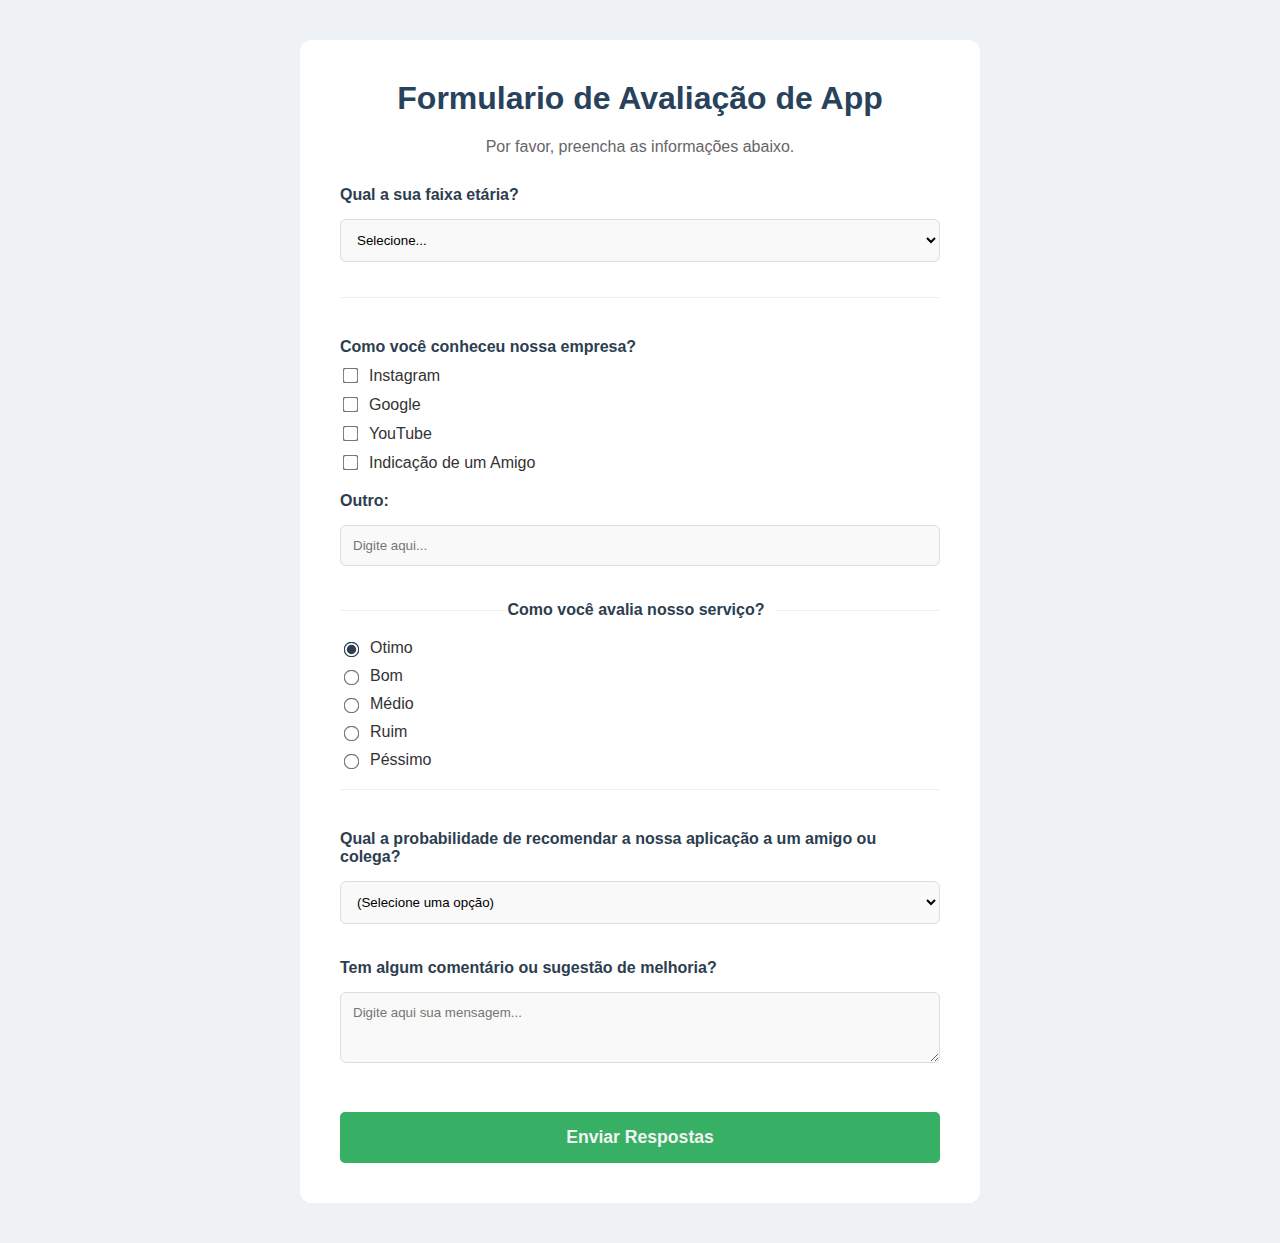
<file: formulario-pesquisa/index.html>
<!DOCTYPE html>
<html lang="pt-br">
  <head>
    <meta charset="UTF-8" />
    <title>Pesquisa de Satisfação</title>
    <link rel="stylesheet" href="styles.css" />
  </head>

  <body>
    <form method="post" action="https://formspree.io/f/meejyrkb">
      <h1>Formulario de Avaliação de App</h1>
      <p>Por favor, preencha as informações abaixo.</p>

      <label class="pergunta">Qual a sua faixa etária?</label>
      <select id="idade" name="idade">
        <option value="" disabled selected>Selecione...</option>
        <option value="menos-18">Menor de 18 anos</option>
        <option value="18-30">18 a 30 anos</option>
        <option value="31-50">31 a 50 anos</option>
        <option value="mais-50">Mais de 50 anos</option>
      </select>

      <fieldset>
        <label class="pergunta">Como você conheceu nossa empresa?</label>
        <div class="lista">
          <label>
            <input type="checkbox" name="origem" value="instagram" /> Instagram
          </label>

          <label>
            <input type="checkbox" name="origem" value="google" /> Google
          </label>

          <label>
            <input type="checkbox" name="origem" value="youtube" /> YouTube
          </label>

          <label>
            <input type="checkbox" name="origem" value="indicacao" /> Indicação
            de um Amigo
          </label>
        </div>

        <label class="pergunta">Outro:</label
        ><input
          id="outro"
          name="outro"
          type="text"
          placeholder="Digite aqui..."
        />
      </fieldset>

      <fieldset>
        <legend class="pergunta">Como você avalia nosso serviço?</legend>
        <div class="lista">
          <label for="otimo"
            ><input
              type="radio"
              name="avaliacao_servico"
              value="otimo"
              checked
              required
            />
            Otimo</label
          >
          <label for="bom"
            ><input type="radio" name="avaliacao_servico" value="bom" />
            Bom</label
          >
          <label for="medio"
            ><input type="radio" name="avaliacao_servico" value="medio" />
            Médio</label
          >
          <label for="ruim"
            ><input type="radio" name="avaliacao_servico" value="ruim" />
            Ruim</label
          >
          <label for="pessimo"
            ><input
              type="radio"
              name="avaliacao_servico"
              value="pessimo"
            />Péssimo
          </label>
        </div>
      </fieldset>

      <fieldset>
        <label class="pergunta" for="referrer">
          Qual a probabilidade de recomendar a nossa aplicação a um amigo ou
          colega?</label
        >
        <select id="referrer" name="referrer">
          <option value="">(Selecione uma opção)</option>
          <option value="1">Alta probabilidade</option>
          <option value="2">Baixa probabilidade</option>
          <option value="3">Talvez</option>
          <option value="4">Improvavel</option>
        </select>

        <label class="pergunta" for="comentario"
          >Tem algum comentário ou sugestão de melhoria?</label
        >
        <textarea
          id="bio"
          name="bio"
          rows="3"
          cols="30"
          placeholder="Digite aqui sua mensagem..."
        ></textarea>

        <button type="submit">Enviar Respostas</button>
      </fieldset>
    </form>
  </body>
</html>
</file>
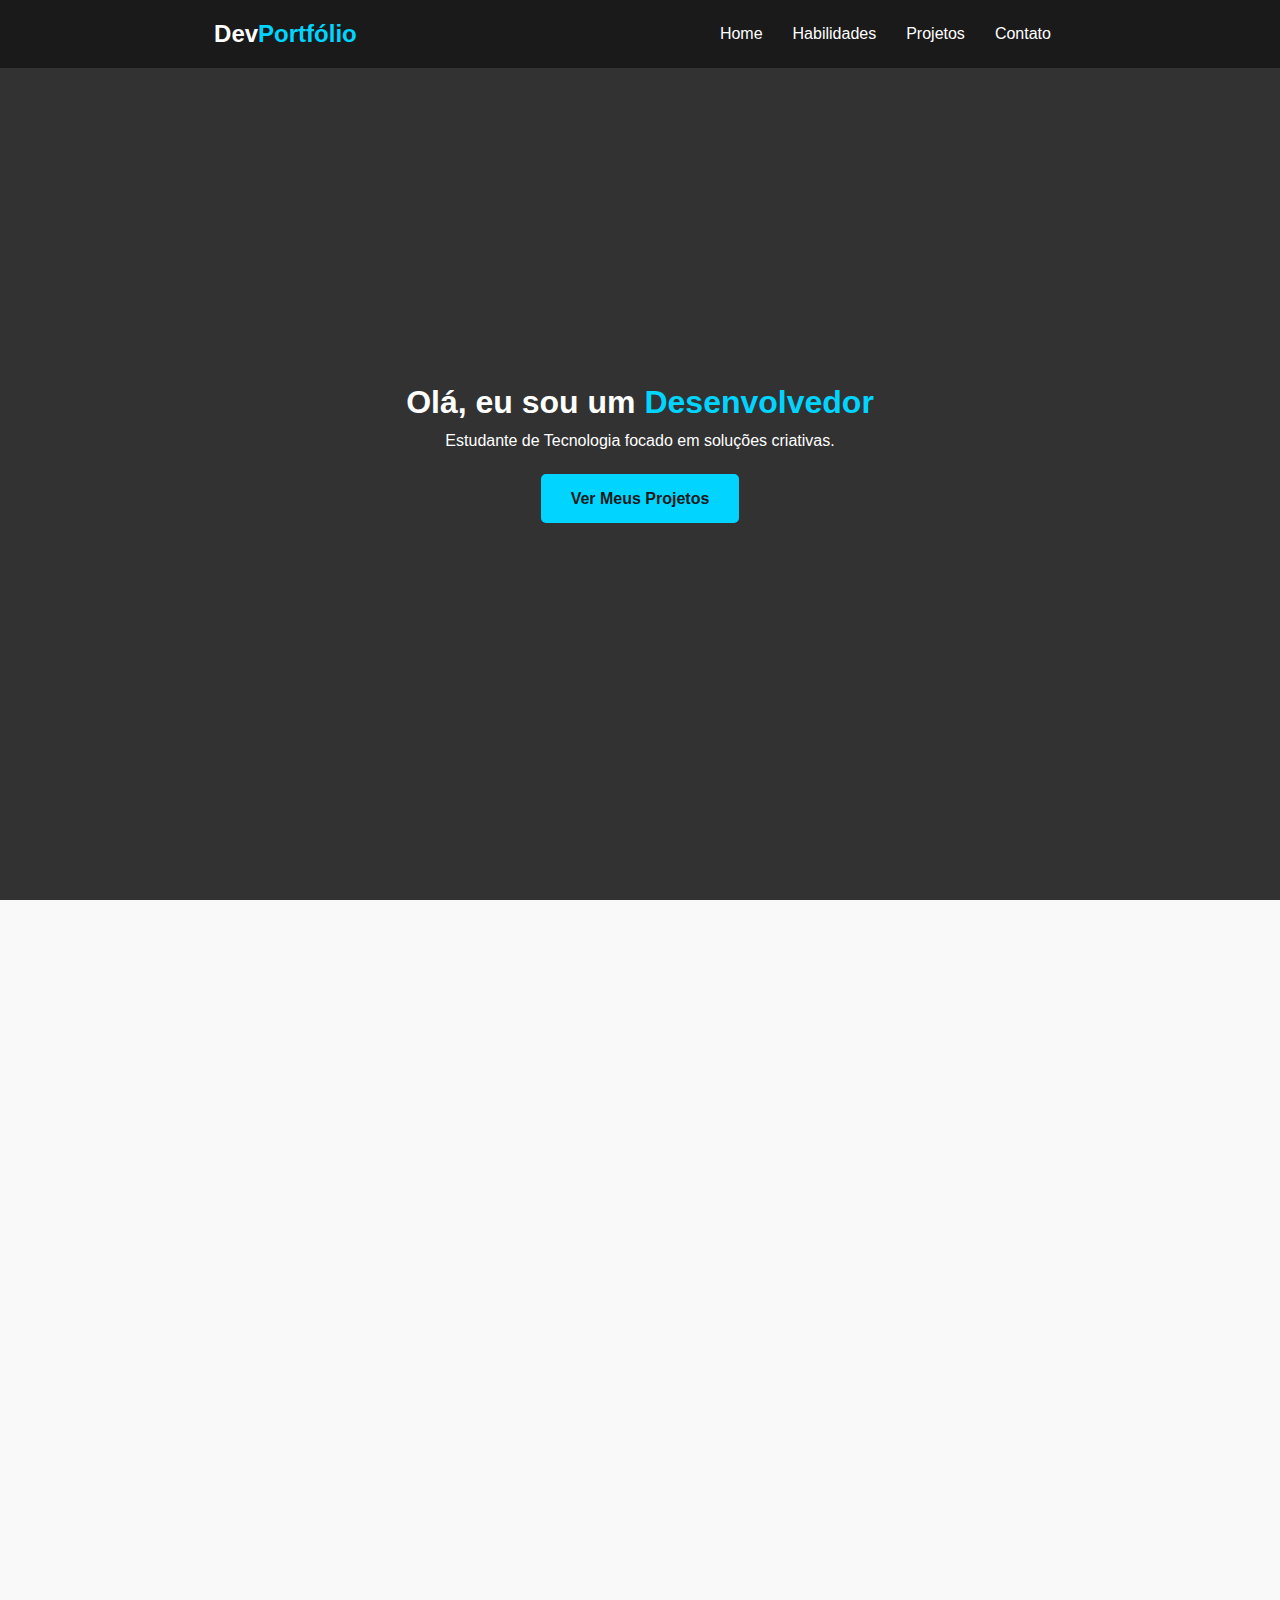
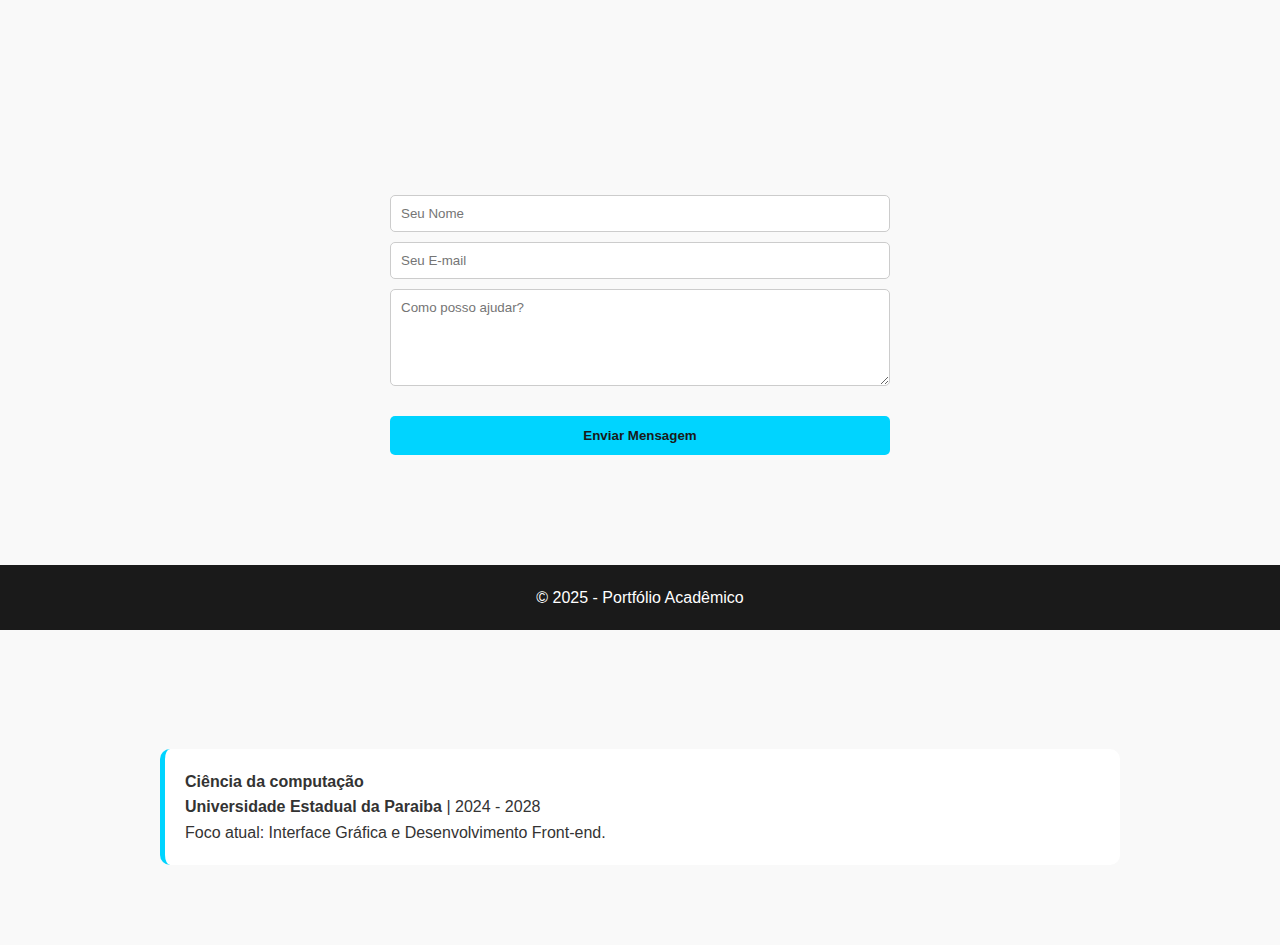
<file: portfolio-pessoal/index.html>
<!DOCTYPE html>
<html lang="pt-br">
<head>
    <meta charset="UTF-8">
    <meta name="viewport" content="width=device-width, initial-scale=1.0">
    <title>Meu Portfólio Profissional</title>
    <link rel="stylesheet" href="style.css">
</head>
<body>

    <header>
        <nav>
            <div class="logo">Dev<span>Portfólio</span></div>
            <ul class="nav-links">
                <li><a href="#home">Home</a></li>
                <li><a href="#skills">Habilidades</a></li>
                <li><a href="#projetos">Projetos</a></li>
                <li><a href="#contato">Contato</a></li>
            </ul>
        </nav>
    </header>

    <section id="home" class="hero">
        <div class="hero-content">
            <h1>Olá, eu sou um <span class="highlight">Desenvolvedor</span></h1>
            <p>Estudante de Tecnologia focado em soluções criativas.</p>
            <a href="#projetos" class="btn">Ver Meus Projetos</a>
        </div>
    </section>

    <section id="skills" class="container">
        <h2>Minhas Habilidades</h2>
        <div class="skills-wrapper">
            <div class="skill-card">
                <p>HTML & CSS</p>
                <div class="progress-bar"><div class="progress" style="width: 90%;"></div></div>
            </div>
            <div class="skill-card">
                <p>JavaScript</p>
                <div class="progress-bar"><div class="progress" style="width: 75%;"></div></div>
            </div>
            <div class="skill-card">
                <p>UI/UX Design</p>
                <div class="progress-bar"><div class="progress" style="width: 65%;"></div></div>
            </div>
        </div>
    </section>

    <section id="projetos" class="container">
        <h2>Meus Trabalhos</h2>
        <div class="projeto-grid" id="projeto-lista">
            </div>
    </section>

    <section id="contato" class="container">
        <h2>Fale Comigo</h2>
        <form id="contact-form">
            <input type="text" placeholder="Seu Nome" required>
            <input type="email" placeholder="Seu E-mail" required>
            <textarea placeholder="Como posso ajudar?" rows="5" required></textarea>
            <button type="submit" class="btn">Enviar Mensagem</button>
        </form>
    </section>

    <footer>
        <p>&copy; 2025 - Portfólio Acadêmico</p>
    </footer>

    <script src="script.js"></script>
    <section class="container">
    <h2>Formação Acadêmica</h2>
    
    <div style="background: #fff; padding: 20px; border-radius: 10px; border-left: 5px solid #00d4ff; text-align: left;">
        <h4>Ciência da computação</h4>
        <p><strong>Universidade Estadual da Paraiba</strong> | 2024 - 2028</p>
        <p>Foco atual: Interface Gráfica e Desenvolvimento Front-end.</p>
    </div>
    </section>
    
    <button id="btnTop" title="Ir para o topo" style="display: none; position: fixed; bottom: 20px; right: 30px; z-index: 99; background-color: #00d4ff; color: white; border: none; outline: none; padding: 15px; border-radius: 50%; cursor: pointer;">↑</button>
</body>
</html>
</file>
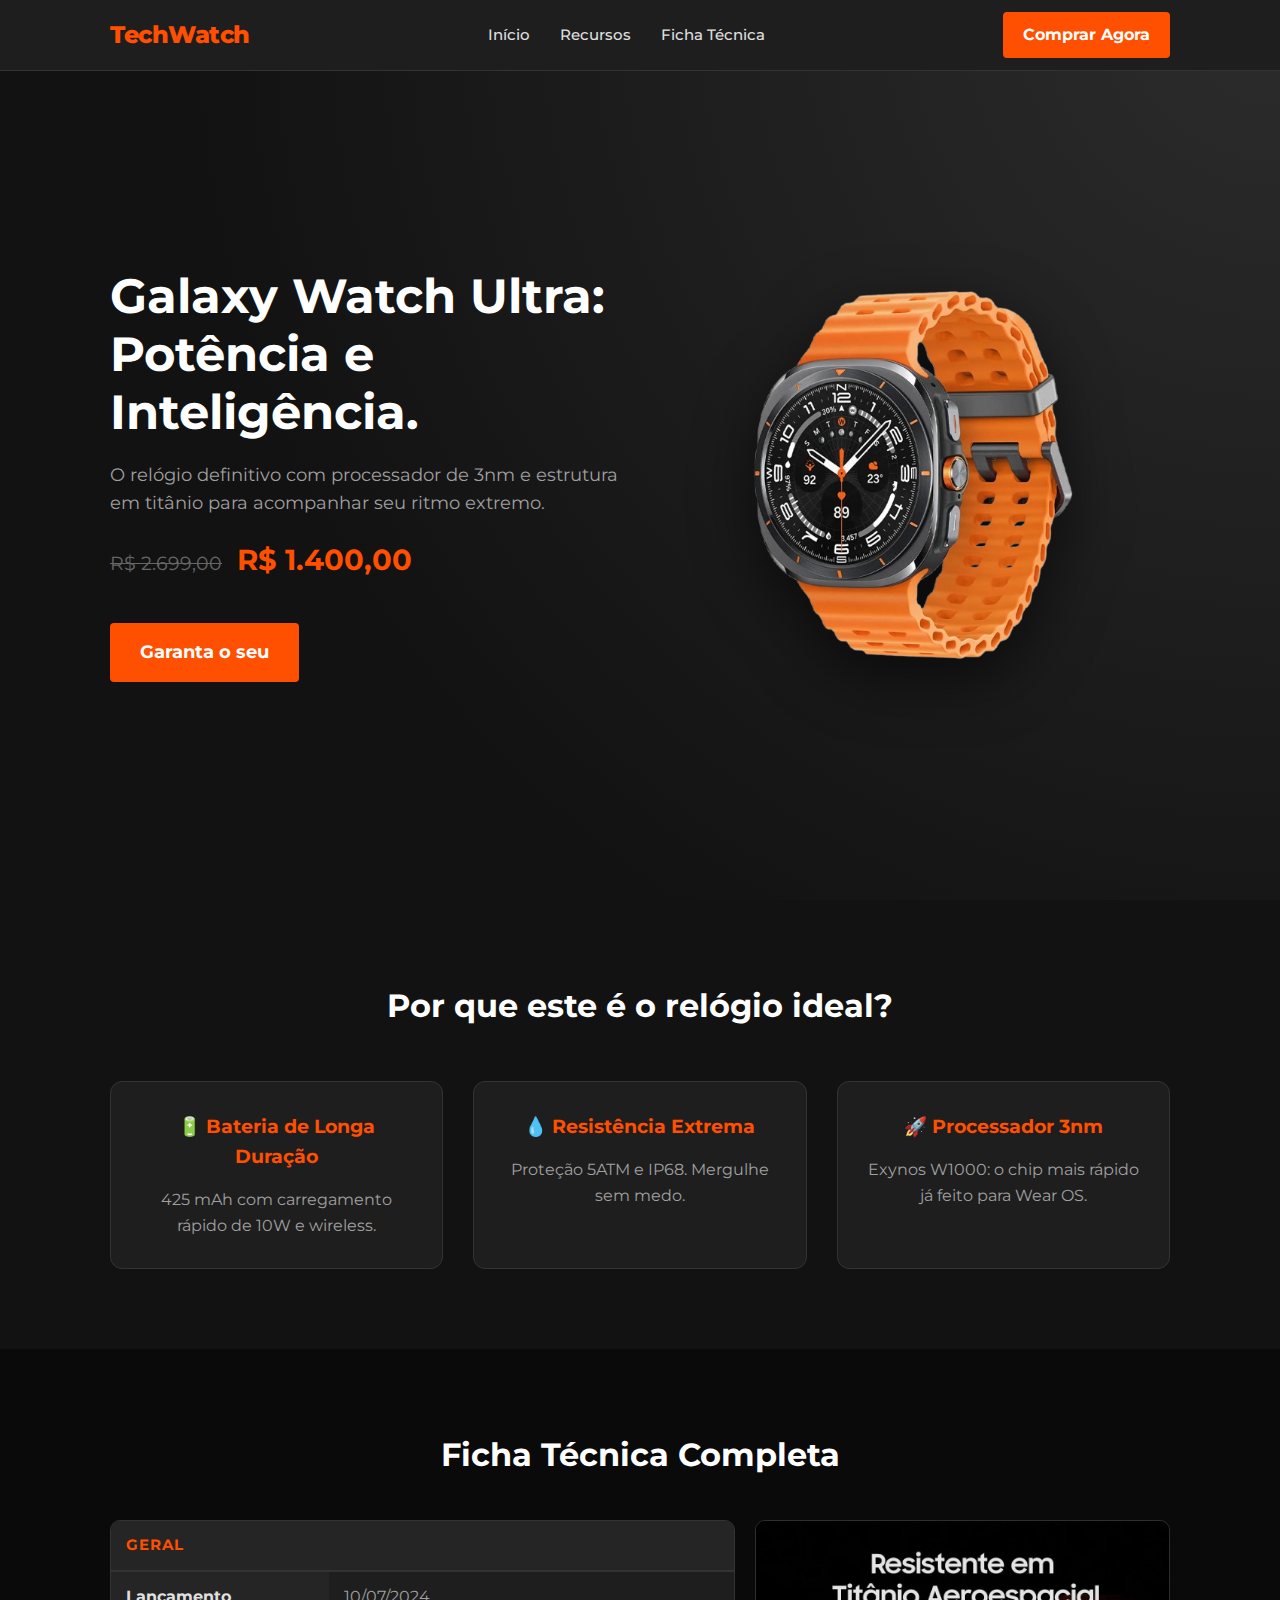
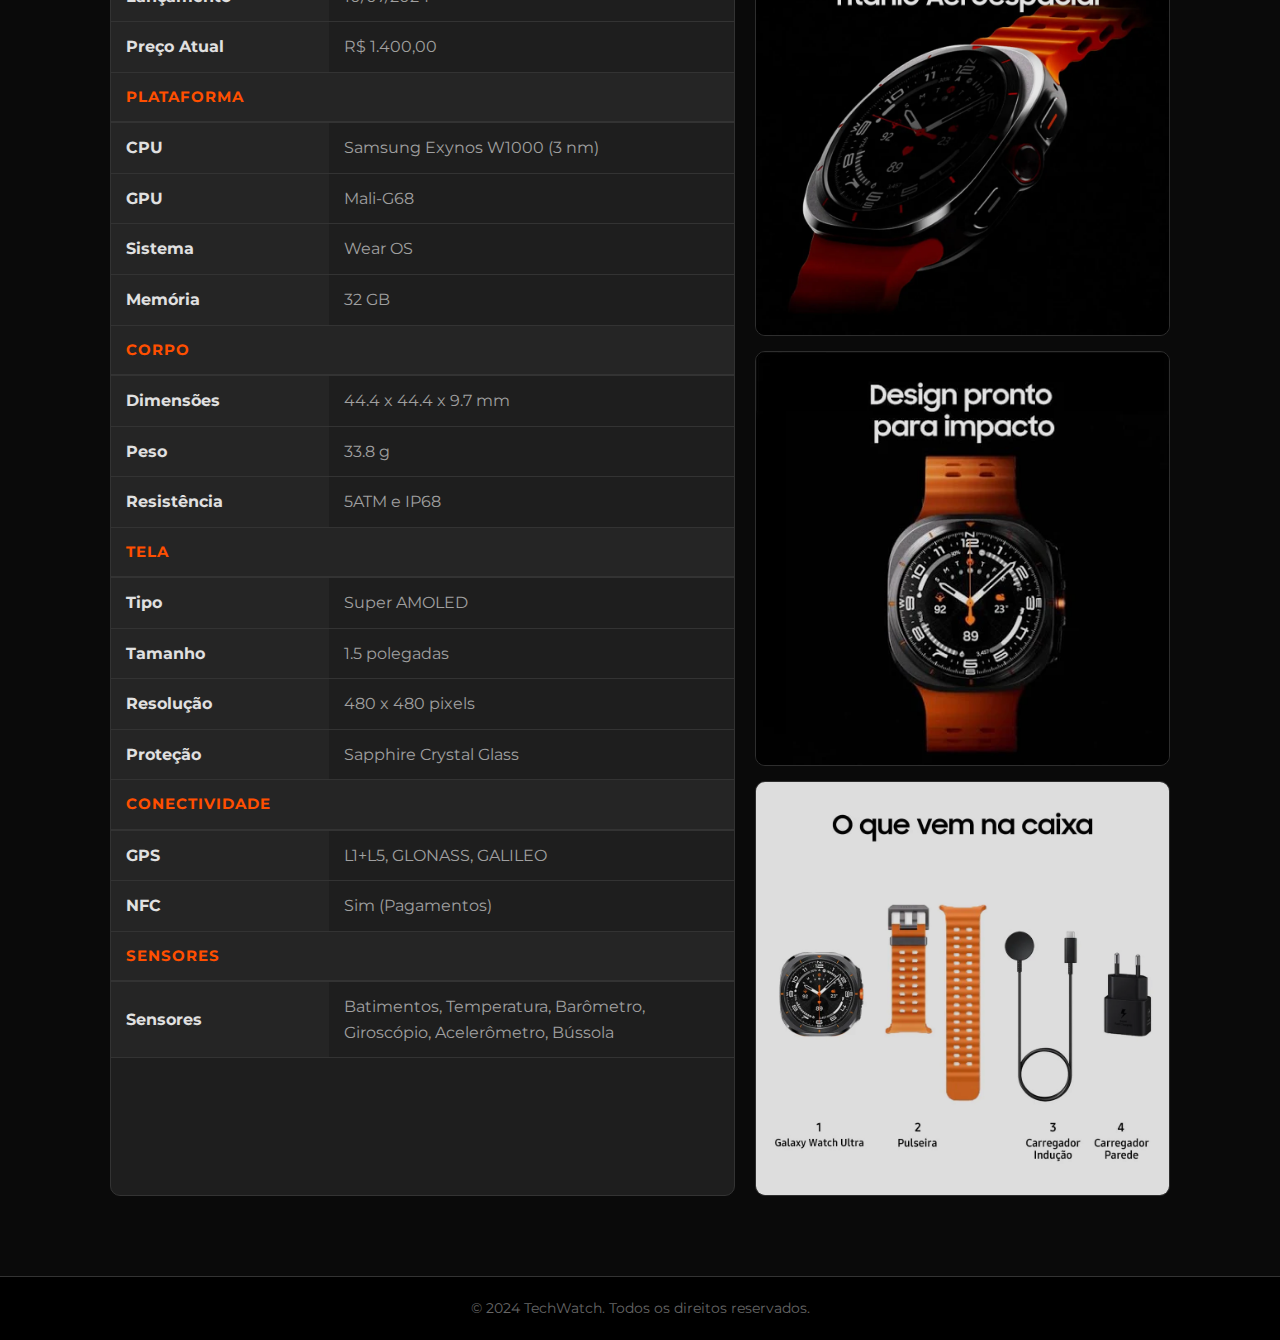
<file: projeto-pagina-inicial-produto/index.html>
<!DOCTYPE html>
<html lang="pt-br">
<head>
    <meta charset="UTF-8">
    <meta name="viewport" content="width=device-width, initial-scale=1.0">
    <title>TechWatch - O Futuro no Pulso</title>
    
    <link rel="preconnect" href="https://fonts.googleapis.com">
    <link rel="preconnect" href="https://fonts.gstatic.com" crossorigin>
    <link href="https://fonts.googleapis.com/css2?family=Montserrat:wght@400;600;800&display=swap" rel="stylesheet">
    
    <link rel="stylesheet" href="style.css">
</head>
<body>

    <header class="header">
        <div class="container navbar">
            <div class="logo">TechWatch</div>
            <nav>
                <ul>
                    <li><a href="#home">Início</a></li>
                    <li><a href="#recursos">Recursos</a></li>
                    <li><a href="#specs">Ficha Técnica</a></li>
                </ul>
            </nav>
            <a href="#" class="btn-cta-small">Comprar Agora</a>
        </div>
    </header>

    <section id="home" class="hero">
        <div class="container hero-content">
            <div class="hero-text">
                <h1>Galaxy Watch Ultra: Potência e Inteligência.</h1>
                <p>O relógio definitivo com processador de 3nm e estrutura em titânio para acompanhar seu ritmo extremo.</p>
                <div class="price-tag">
                    <span class="old-price">R$ 2.699,00</span>
                    <span class="new-price">R$ 1.400,00</span>
                </div>
                <a href="#" class="btn-cta-big">Garanta o seu</a>
            </div>
            <div class="hero-img">
                <img src="img/hero-watch.png" alt="Galaxy Watch Ultra Principal">
            </div>
        </div>
    </section>

    <section id="recursos" class="features">
        <div class="container">
            <h2>Por que este é o relógio ideal?</h2>
            <div class="features-grid">
                <div class="card">
                    <h3>🔋 Bateria de Longa Duração</h3>
                    <p>425 mAh com carregamento rápido de 10W e wireless.</p>
                </div>
                <div class="card">
                    <h3>💧 Resistência Extrema</h3>
                    <p>Proteção 5ATM e IP68. Mergulhe sem medo.</p>
                </div>
                <div class="card">
                    <h3>🚀 Processador 3nm</h3>
                    <p>Exynos W1000: o chip mais rápido já feito para Wear OS.</p>
                </div>
            </div>
        </div>
    </section>

    <section id="specs" class="specs-section">
        <div class="container">
            <h2>Ficha Técnica Completa</h2>
            
            <div class="specs-content">
                
                <div class="table-container">
                    <table class="specs-table">
                        <tr class="table-header"><th colspan="2">GERAL</th></tr>
                        <tr><td>Lançamento</td><td>10/07/2024</td></tr>
                        <tr><td>Preço Atual</td><td>R$ 1.400,00</td></tr>
                        
                        <tr class="table-header"><th colspan="2">PLATAFORMA</th></tr>
                        <tr><td>CPU</td><td>Samsung Exynos W1000 (3 nm)</td></tr>
                        <tr><td>GPU</td><td>Mali-G68</td></tr>
                        <tr><td>Sistema</td><td>Wear OS</td></tr>
                        <tr><td>Memória</td><td>32 GB</td></tr>

                        <tr class="table-header"><th colspan="2">CORPO</th></tr>
                        <tr><td>Dimensões</td><td>44.4 x 44.4 x 9.7 mm</td></tr>
                        <tr><td>Peso</td><td>33.8 g</td></tr>
                        <tr><td>Resistência</td><td>5ATM e IP68</td></tr>

                        <tr class="table-header"><th colspan="2">TELA</th></tr>
                        <tr><td>Tipo</td><td>Super AMOLED</td></tr>
                        <tr><td>Tamanho</td><td>1.5 polegadas</td></tr>
                        <tr><td>Resolução</td><td>480 x 480 pixels</td></tr>
                        <tr><td>Proteção</td><td>Sapphire Crystal Glass</td></tr>

                        <tr class="table-header"><th colspan="2">CONECTIVIDADE</th></tr>
                        <tr><td>GPS</td><td>L1+L5, GLONASS, GALILEO</td></tr>
                        <tr><td>NFC</td><td>Sim (Pagamentos)</td></tr>
                        
                        <tr class="table-header"><th colspan="2">SENSORES</th></tr>
                        <tr><td>Sensores</td><td>Batimentos, Temperatura, Barômetro, Giroscópio, Acelerômetro, Bússola</td></tr>
                    </table>
                </div>

                <div class="specs-gallery">
                    <img src="img/detail-side.jpg" alt="Detalhe Lateral">
                    <img src="img/detail-strap.jpg" alt="Pulseira">
                    <img src="img/detail-box.jpg" alt="Detalhe Caixa">
                </div>

            </div>
        </div>
    </section>

    <footer>
        <div class="container">
            <p>&copy; 2024 TechWatch. Todos os direitos reservados.</p>
        </div>
    </footer>

</body>
</html>
</file>
<file: formulario-pesquisa/styles.css>
body {
  margin: 0;
  background-color: #eef2f5;
  color: #333;
  font-family: "Segoe UI", Tahoma, Geneva, Verdana, sans-serif;
  display: flex;
  justify-content: center;
  padding-top: 40px;
  padding-bottom: 40px;
}

form {
  background-color: #ffffff;
  width: 100%;
  max-width: 600px;
  padding: 40px;
  border-radius: 12px;
  box-shadow: 0 10x 25px rgb(0, 0, 0, 0.05);
}

h1 {
  text-align: center;
  color: #29425c;
  margin-top: 0;
}

p {
  text-align: center;
  color: #666;
  margin-bottom: 30px;
}

label.pergunta {
  display: block;
  font-weight: bold;
  color: #2c3e50;
  margin-bottom: 10px;
  margin-top: 20px;
}

fieldset {
  border: none;
  padding: 0;
  margin: 0;
  border-top: 1px solid #eee;
  padding-top: 20px;
  margin-top: 20px;
}

legend {
  font-weight: bold;
  color: #2c3e50;
  padding-right: 10px;
  text-align: center;
}

.lista {
  display: flex;
  flex-direction: column;
  gap: 10px;
}

.lista label {
  font-weight: normal;
  display: flex;
  align-items: center; /* Alinha o texto com a bolinha */
  cursor: pointer;
}

select,
textarea,
input[type="text"] {
  width: 100%;
  padding: 12px;
  margin-top: 5px;
  margin-bottom: 15px;
  border: 1px solid #ddd;
  border-radius: 6px;
  box-sizing: border-box;
  font-family: inherit;
  background-color: #f9f9f9;
}

input[type="checkbox"],
input[type="radio"] {
  transform: scale(1.2); /* Aumenta um pouco o tamanho */
  margin-right: 12px;
  accent-color: #2c3e50; /* Cor azul quando marcado */
}

button {
  display: block;
  width: 100%;
  margin-top: 30px;
  font-size: 1.1rem;
  font-weight: bold;
  padding: 15px;
  background-color: #37af65;
  color: #f3f3f3;
  border: none;
  border-radius: 5px;
  cursor: pointer;
}

button:hover {
  background-color: #2c3e50;
}
</file>
<file: portfolio-pessoal/style.css>
:root {
    --primary: #00d4ff;
    --dark: #1a1a1a;
    --text: #333;
    --light: #fff;
}

* {
    margin: 0;
    padding: 0;
    box-sizing: border-box;
    font-family: Arial, sans-serif;
    scroll-behavior: smooth;
}

body {
    background-color: #f9f9f9;
    color: var(--text);
    line-height: 1.6;
}

/* Header - Nav */
header {
    background: var(--dark);
    padding: 15px 0;
    position: fixed;
    width: 100%;
    top: 0;
    z-index: 1000;
}

nav {
    display: flex;
    justify-content: space-around;
    align-items: center;
    max-width: 1200px;
    margin: auto;
}

.logo { color: white; font-size: 1.5rem; font-weight: bold; }
.logo span { color: var(--primary); }

.nav-links { display: flex; list-style: none; }
.nav-links li a { color: white; text-decoration: none; padding: 0 15px; transition: 0.3s; }
.nav-links li a:hover { color: var(--primary); }

/* Hero seção */
.hero {
    height: 100vh;
    background: linear-gradient(rgba(0,0,0,0.8), rgba(0,0,0,0.8)), 
                url('https://images.unsplash.com/photo-1555066931-4365d14bab8c?q=80&w=1470&auto=format&fit=crop') center/cover;
    display: flex;
    align-items: center;
    justify-content: center;
    text-align: center;
    color: white;
}

.highlight { color: var(--primary); }

.btn {
    background: var(--primary);
    color: var(--dark);
    padding: 12px 30px;
    border: none;
    border-radius: 5px;
    cursor: pointer;
    text-decoration: none;
    display: inline-block;
    margin-top: 20px;
    font-weight: bold;
}

/* Seções geral */
.container { padding: 80px 20px; max-width: 1000px; margin: auto; text-align: center; }

/* Habilidades */
.skills-wrapper { display: flex; flex-direction: column; gap: 15px; margin-top: 20px; }
.skill-card { text-align: left; }
.progress-bar { background: #ddd; border-radius: 10px; height: 12px; }
.progress { background: var(--primary); height: 100%; border-radius: 10px; }

/* Projetos */
.projeto-grid { display: grid; grid-template-columns: repeat(auto-fit, minmax(280px, 1fr)); gap: 20px; margin-top: 30px; }
.card { background: white; padding: 20px; border-radius: 10px; box-shadow: 0 4px 8px rgba(0,0,0,0.1); }

/* Contato */
#contact-form { display: flex; flex-direction: column; gap: 10px; max-width: 500px; margin: 30px auto; }
#contact-form input, #contact-form textarea { padding: 10px; border: 1px solid #ccc; border-radius: 5px; }

footer { background: var(--dark); color: white; padding: 20px; text-align: center; }

/* Estado inicial: invisível e um pouco abaixo */
.card, .skill-card, h2 {
    opacity: 0;
    transform: translateY(30px);
    transition: all 0.8s ease-out;
}

/* Classe que será adicionada via JS */
.aparecer {
    opacity: 1 !important;
    transform: translateY(0) !important;
}
</file>
<file: projeto-pagina-inicial-produto/style.css>
:root {
    --primary-color: #ff4f00; 
    --primary-hover: #e04600;
    --bg-body: #121212;
    --bg-surface: #1e1e1e;
    --text-main: #e0e0e0;
    --text-muted: #a0a0a0;
    --border-color: #333333;
}

html {
    scroll-behavior: smooth;
}

* {
    margin: 0;
    padding: 0;
    box-sizing: border-box;
}

body {
    font-family: 'Montserrat', sans-serif;
    color: var(--text-main);
    line-height: 1.6;
    background-color: var(--bg-body);
}

.container {
    max-width: 1100px;
    margin: 0 auto;
    padding: 0 20px;
}

/* --- HEADER --- */
.header {
    background-color: var(--bg-surface);
    border-bottom: 1px solid var(--border-color);
    position: fixed;
    width: 100%;
    top: 0;
    z-index: 1000;
}

.navbar {
    display: flex;
    justify-content: space-between;
    align-items: center;
    height: 70px;
}

.logo {
    font-size: 1.5rem;
    font-weight: 800;
    color: var(--primary-color);
    text-transform: none;
    letter-spacing: -0.5px;
}

.navbar ul {
    list-style: none;
    display: flex;
}

.navbar ul li a {
    text-decoration: none;
    color: var(--text-main);
    margin: 0 15px;
    font-weight: 500;
    transition: color 0.3s;
    font-size: 0.95rem;
}

.navbar ul li a:hover {
    color: var(--primary-color);
}

/* --- BOTÕES --- */
.btn-cta-small, .btn-cta-big {
    background-color: var(--primary-color);
    color: #fff;
    padding: 10px 20px;
    text-decoration: none;
    border-radius: 4px;
    font-weight: bold;
    transition: all 0.3s ease;
}

.btn-cta-big {
    padding: 15px 30px;
    font-size: 1.1rem;
    display: inline-block;
    margin-top: 20px;
}

.btn-cta-small:hover, .btn-cta-big:hover {
    background-color: var(--primary-hover);
    box-shadow: 0 0 15px rgba(255, 79, 0, 0.4);
}

/* --- HERO SECTION --- */
.hero {
    background: radial-gradient(circle at top right, #2c2c2c 0%, #121212 70%); 
    min-height: 100vh;
    display: flex;
    align-items: center;
    padding-top: 100px;
    padding-bottom: 50px;
}

.hero-content {
    display: flex;
    align-items: center;
    justify-content: space-between;
    width: 100%;
    gap: 30px;
}

.hero-text {
    flex: 1;
}

.hero-text h1 {
    font-size: 3rem;
    color: #ffffff;
    margin-bottom: 20px;
    line-height: 1.2;
}

.hero-text p {
    color: var(--text-muted);
    font-size: 1.1rem;
}

.price-tag {
    margin: 20px 0;
    font-size: 1.2rem;
}

.old-price {
    text-decoration: line-through;
    color: #666;
    margin-right: 10px;
}

.new-price {
    color: var(--primary-color);
    font-weight: bold;
    font-size: 1.8rem;
}

.hero-img {
    flex: 1;
    display: flex;
    justify-content: center;
}

.hero-img img {
    max-width: 350px;
    width: 100%;
    border-radius: 20px;
    filter: drop-shadow(0 20px 30px rgba(0,0,0,0.6)); 
}

/* --- FEATURES SECTION --- */
.features {
    padding: 80px 0;
    background-color: var(--bg-body);
    text-align: center;
}

.features h2 {
    margin-bottom: 50px;
    font-size: 2rem;
    color: #ffffff;
}

.features-grid {
    display: grid;
    grid-template-columns: repeat(auto-fit, minmax(250px, 1fr));
    gap: 30px;
}

.card {
    background: var(--bg-surface);
    padding: 30px;
    border-radius: 12px;
    border: 1px solid var(--border-color);
    transition: transform 0.3s, border-color 0.3s;
}

.card:hover {
    transform: translateY(-5px);
    border-color: var(--primary-color);
}

.card h3 {
    margin-bottom: 15px;
    color: var(--primary-color);
}

.card p {
    color: var(--text-muted);
}

/* --- SPECS SECTION --- */
.specs-section {
    padding: 80px 0;
    background-color: #0a0a0a;
}

.specs-section h2 {
    text-align: center;
    margin-bottom: 40px;
    color: #ffffff;
    font-size: 2rem;
}

.specs-content {
    display: flex;
    gap: 20px;
    align-items: stretch;
}

.table-container {
    flex: 1.5;
    background: var(--bg-surface);
    border-radius: 10px;
    border: 1px solid var(--border-color);
    overflow: hidden;
}

.specs-table {
    width: 100%;
    border-collapse: collapse;
}

.specs-table td, .specs-table th {
    padding: 12px 15px;
    text-align: left;
    border-bottom: 1px solid var(--border-color);
    color: var(--text-muted);
}

.table-header th {
    background-color: #252525;
    color: var(--primary-color);
    font-size: 0.95rem;
    text-transform: uppercase;
    letter-spacing: 1px;
    border-bottom: 2px solid var(--border-color);
}

.specs-table tr td:first-child {
    font-weight: bold;
    color: var(--text-main);
    width: 35%;
    background-color: rgba(255, 255, 255, 0.03);
}

.specs-table tr:hover td {
    background-color: rgba(255, 255, 255, 0.05);
}

/* Mantida a galeria conforme solicitado */
.specs-gallery {
    flex: 1;
    display: flex;
    flex-direction: column;
    gap: 15px;
    justify-content: space-between;
}

.specs-gallery img {
    width: 100%;
    flex: 1;
    object-fit: cover;
    border-radius: 10px;
    border: 1px solid var(--border-color);
    filter: brightness(0.9); 
    transition: filter 0.3s;
}

.specs-gallery img:hover {
    filter: brightness(1);
}

/* --- FOOTER --- */
footer {
    background-color: #000000;
    color: #666;
    text-align: center;
    padding: 20px 0;
    border-top: 1px solid var(--border-color);
    font-size: 0.9rem;
}

/* --- RESPONSIVIDADE --- */
@media (max-width: 768px) {
    .hero-content {
        flex-direction: column-reverse;
        text-align: center;
    }
    .hero-text {
        padding-right: 0;
        margin-top: 30px;
    }
    .hero-text h1 { font-size: 2.2rem; }
    .navbar ul { display: none; } /* Simples hide para mobile */
    .hero { padding-top: 80px; height: auto; }

    .specs-content {
        flex-direction: column;
    }
    .specs-gallery {
        height: 400px;
    }
}
</file>
